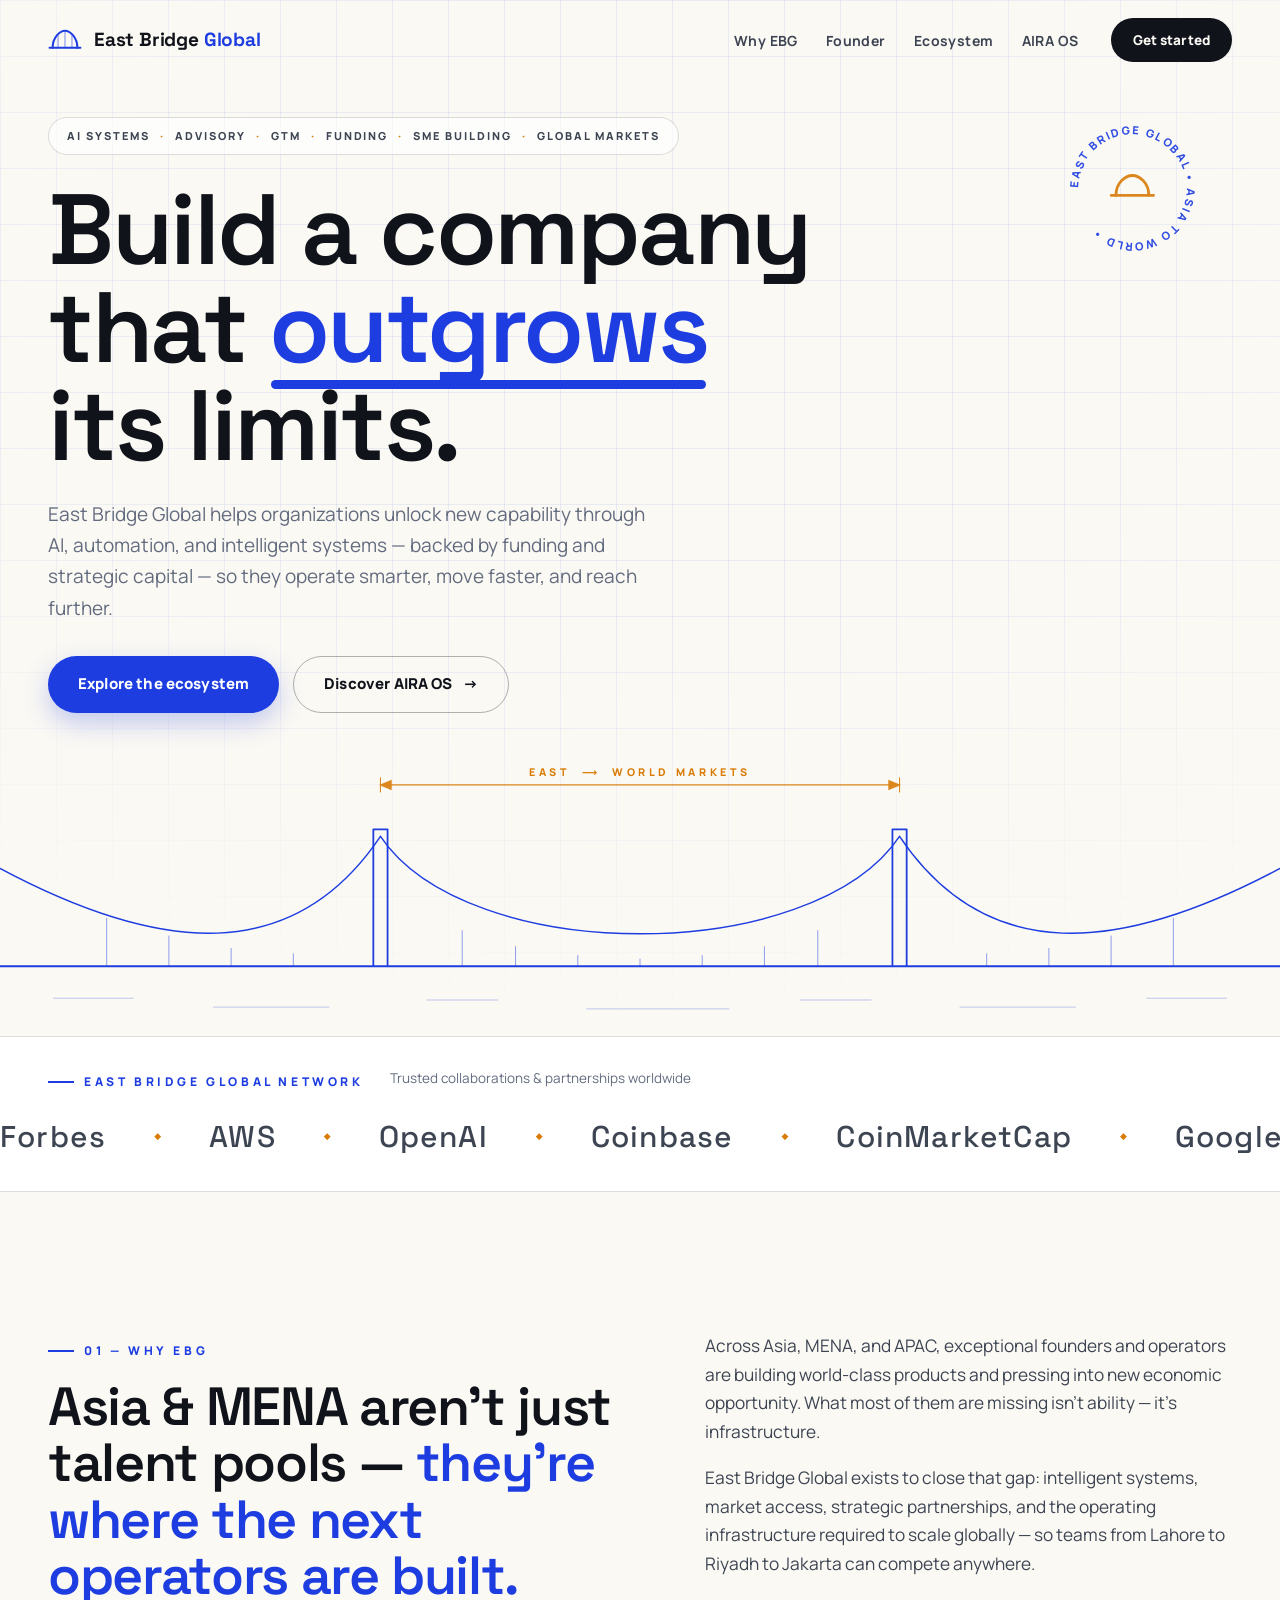
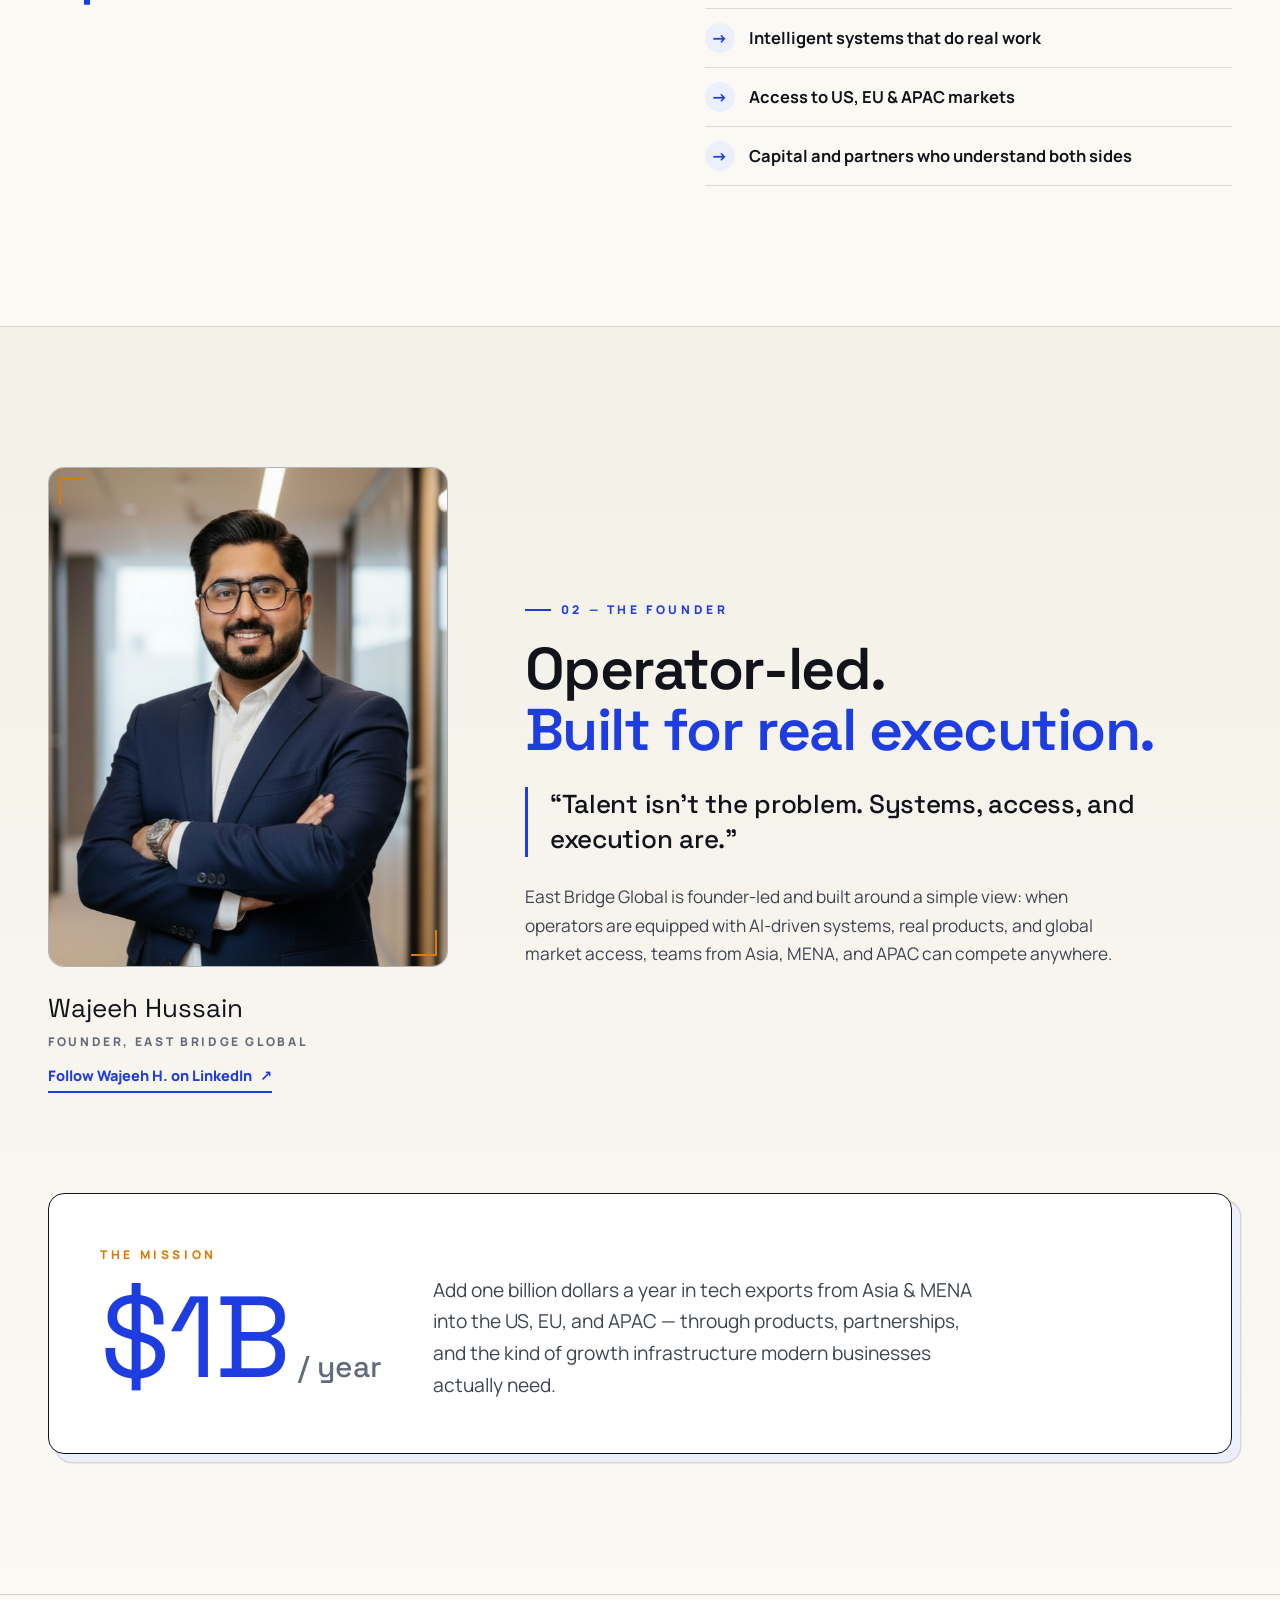
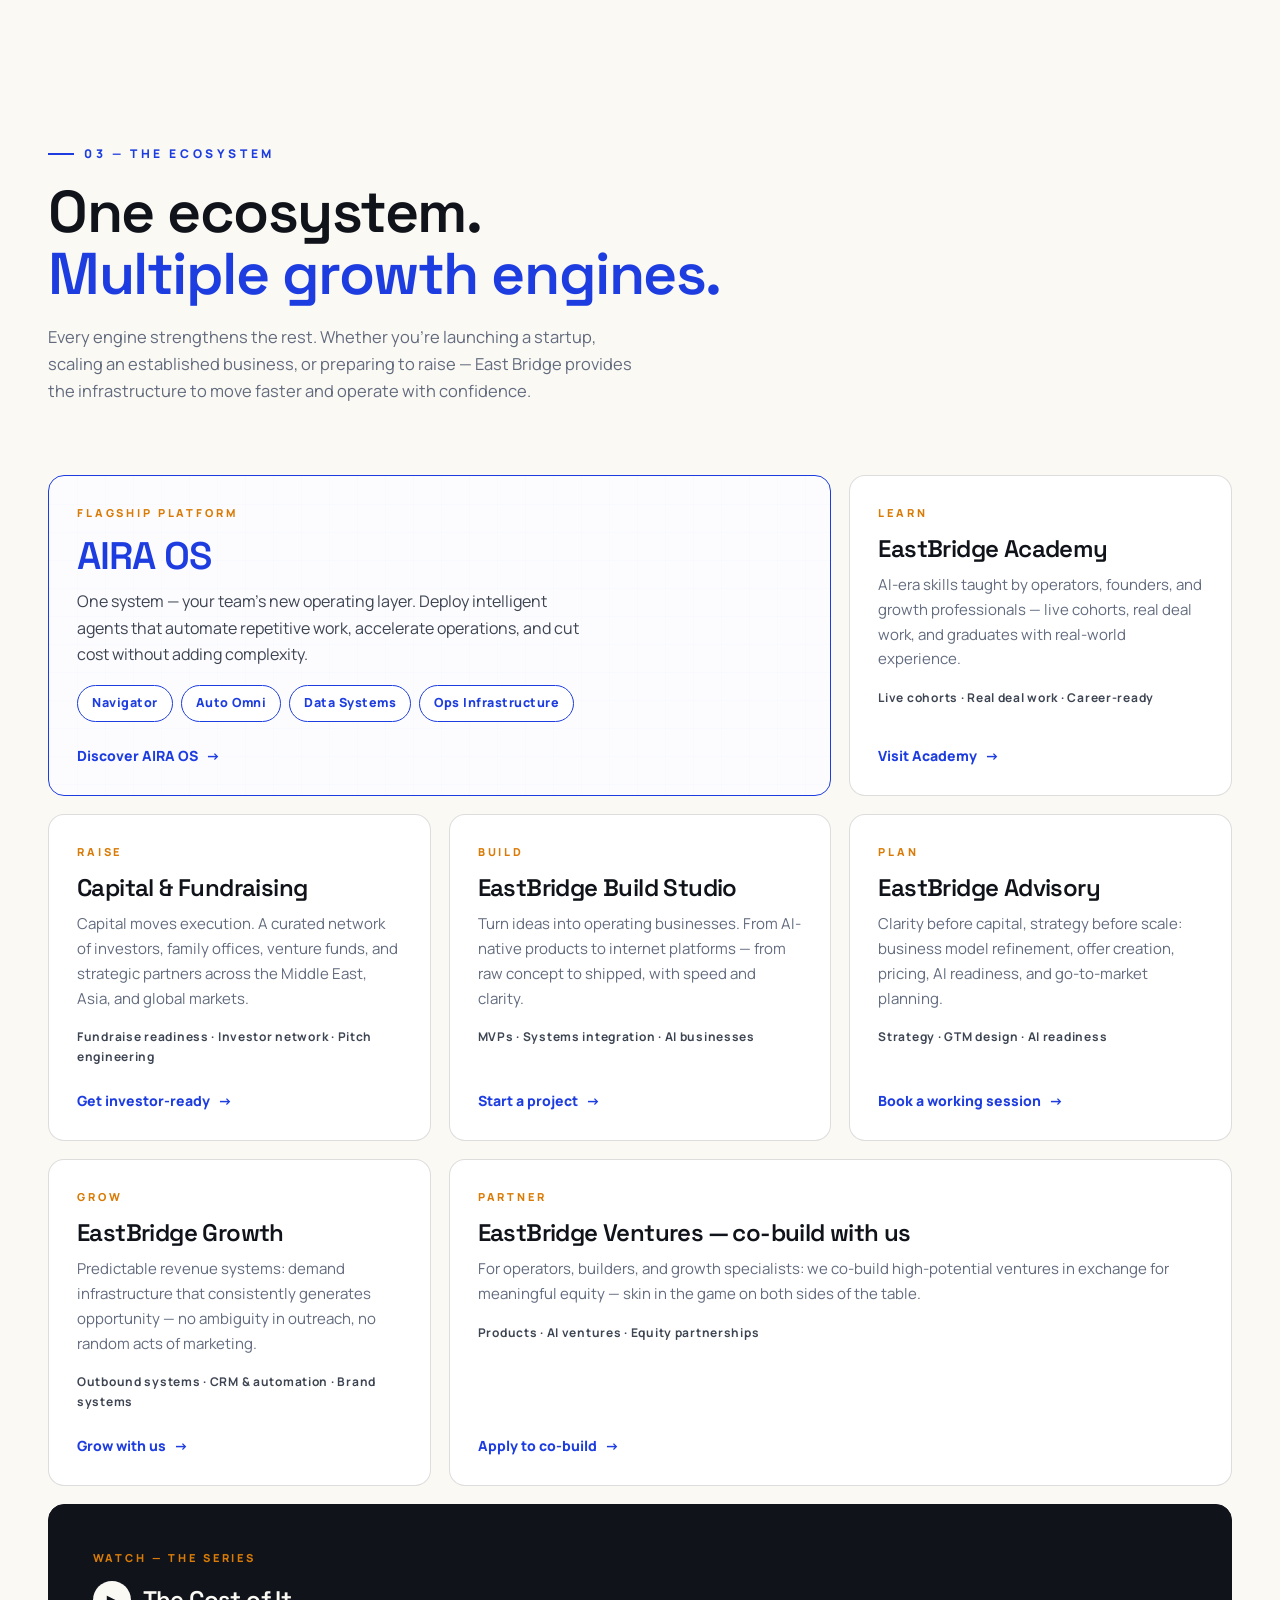
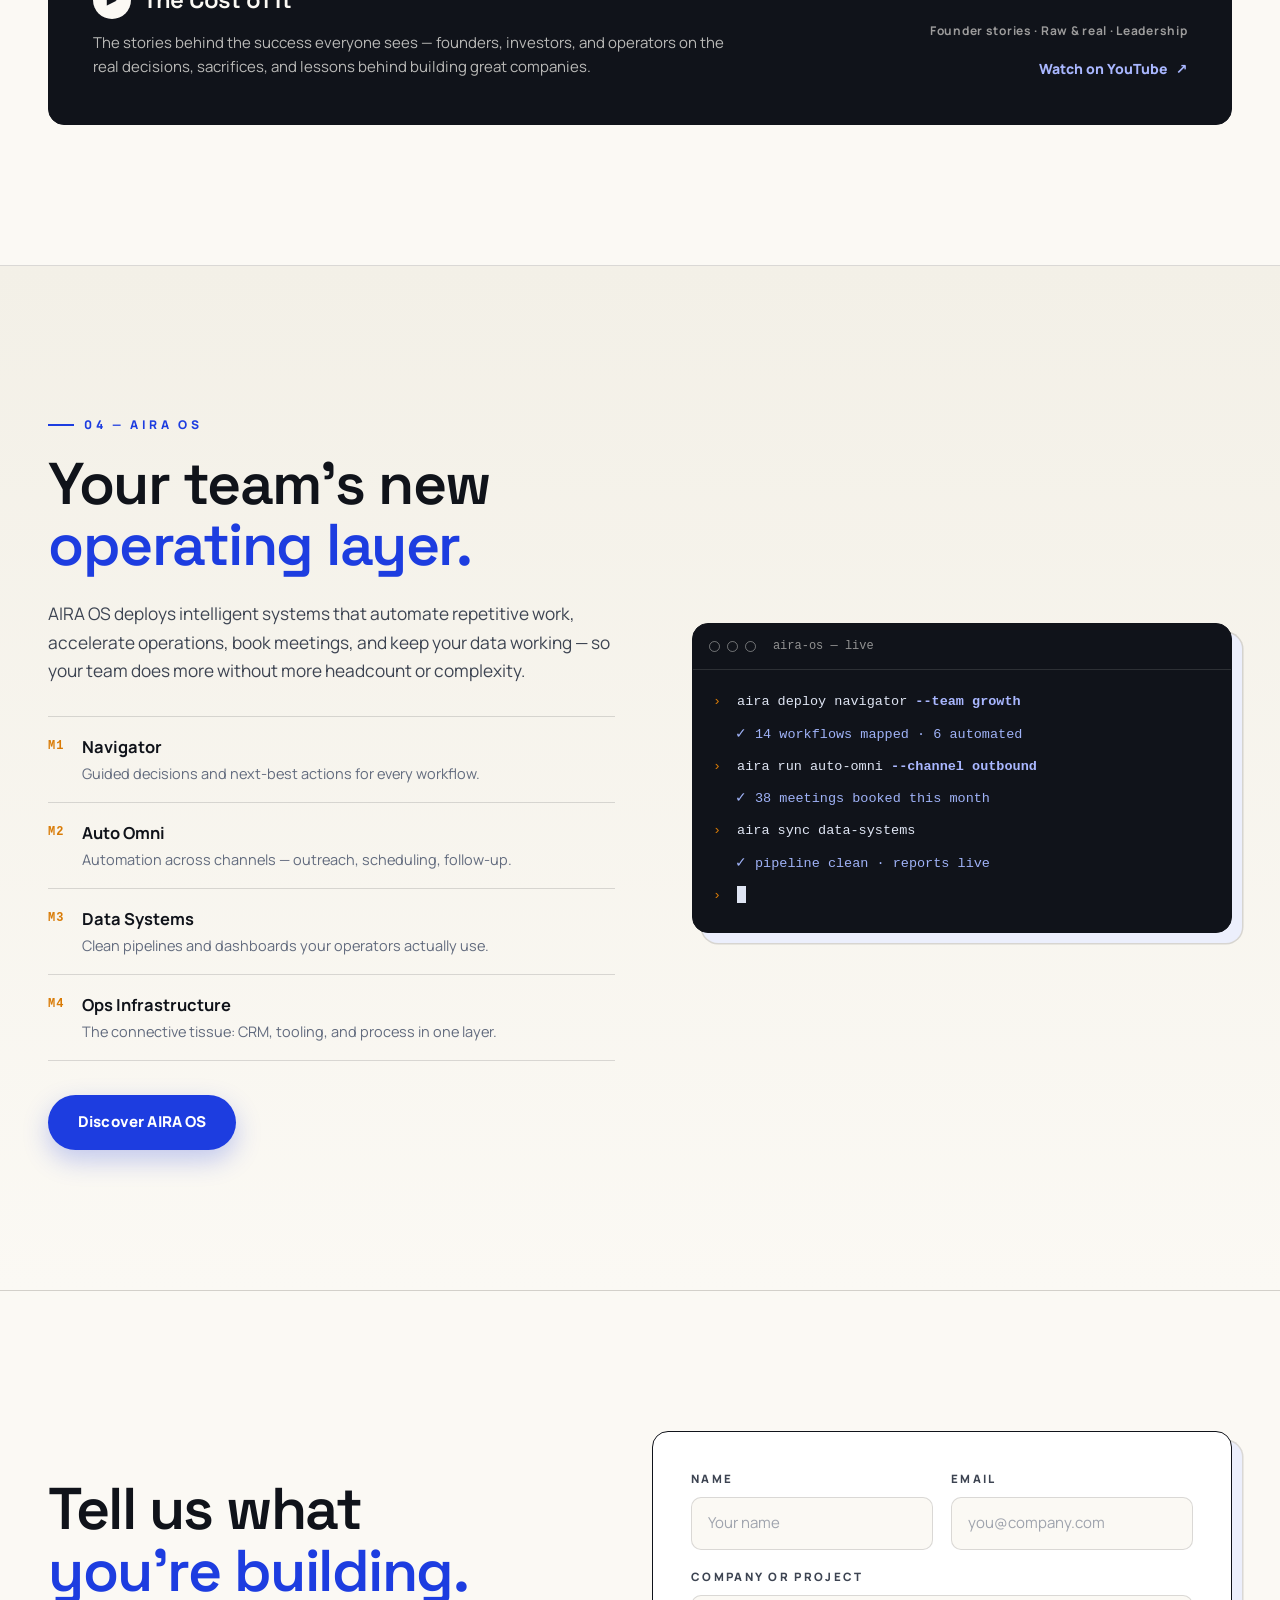
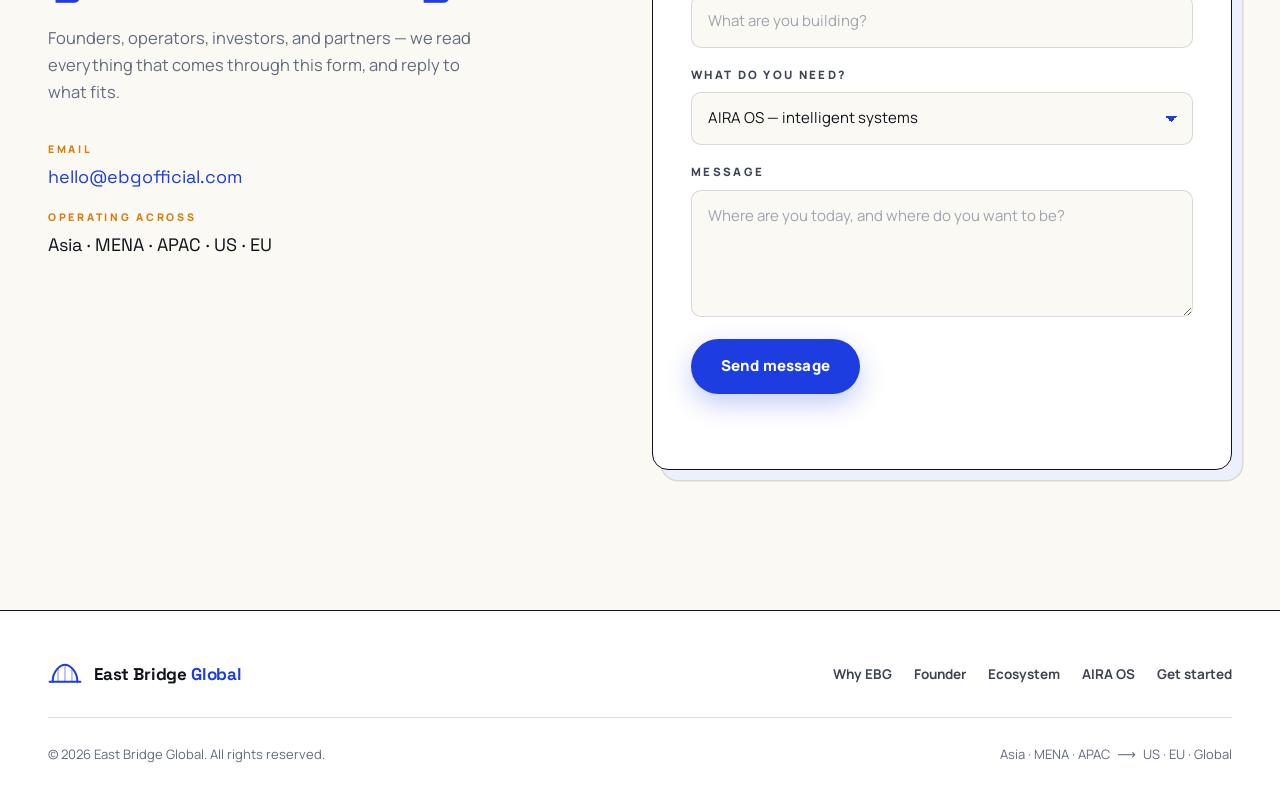
<file: index.html>
<!doctype html>
<html lang="en">
<head>
  <meta charset="utf-8">
  <meta name="viewport" content="width=device-width, initial-scale=1">
  <title>East Bridge Global — Build a Company That Outgrows Its Limits</title>
  <meta name="description" content="East Bridge Global helps organizations unlock new capability through AI, automation, and intelligent systems — backed by funding and strategic capital — connecting Asia, MENA &amp; APAC operators to US, EU, and global markets.">
  <link rel="canonical" href="https://ebgofficial.com/">
  <meta name="theme-color" content="#fbf9f4">

  <meta property="og:type" content="website">
  <meta property="og:site_name" content="East Bridge Global">
  <meta property="og:title" content="East Bridge Global — Build a company that outgrows its limits">
  <meta property="og:description" content="AI systems, advisory, capital, and global market access for operators from Asia, MENA &amp; APAC. One ecosystem, multiple growth engines.">
  <meta property="og:url" content="https://ebgofficial.com/">
  <meta property="og:image" content="https://ebgofficial.com/assets/img/og.png">
  <meta name="twitter:card" content="summary_large_image">
  <meta name="twitter:title" content="East Bridge Global — Build a company that outgrows its limits">
  <meta name="twitter:description" content="One ecosystem, multiple growth engines: AIRA OS, Academy, Capital, Build Studio, Advisory, Growth, Ventures.">
  <meta name="twitter:image" content="https://ebgofficial.com/assets/img/og.png">

  <link rel="icon" href="assets/img/favicon.svg" type="image/svg+xml">

  <link rel="preconnect" href="https://fonts.googleapis.com">
  <link rel="preconnect" href="https://fonts.gstatic.com" crossorigin>
  <link href="https://fonts.googleapis.com/css2?family=Space+Grotesk:wght@500;600;700&family=Manrope:wght@400;500;600;700;800&display=swap" rel="stylesheet">

  <link rel="stylesheet" href="assets/css/styles.css">

  <script type="application/ld+json">
  {
    "@context": "https://schema.org",
    "@type": "Organization",
    "name": "East Bridge Global",
    "alternateName": "EBG",
    "url": "https://ebgofficial.com/",
    "description": "East Bridge Global helps organizations unlock new capability through AI, automation, and intelligent systems — backed by funding and strategic capital — connecting Asia, MENA & APAC operators to US, EU, and global markets.",
    "founder": { "@type": "Person", "name": "Wajeeh Hussain" }
  }
  </script>
</head>
<body>

  <a class="skip-link" href="#main">Skip to content</a>

  <!-- ================= NAV ================= -->
  <header class="nav" id="top">
    <div class="nav__inner container">
      <a class="brand" href="#top" aria-label="East Bridge Global — home">
        <svg class="brand__mark" viewBox="0 0 44 44" fill="none" aria-hidden="true">
          <path d="M6 32 C6 18 16 10 22 10 C28 10 38 18 38 32" stroke="currentColor" stroke-width="2.6" stroke-linecap="round"/>
          <path d="M2 32 H42" stroke="currentColor" stroke-width="2.6" stroke-linecap="round"/>
          <path d="M22 10 V32 M13 15.5 V32 M31 15.5 V32" stroke="currentColor" stroke-width="1.5" stroke-linecap="round" opacity=".5"/>
        </svg>
        <span class="brand__text">East Bridge <em>Global</em></span>
      </a>

      <nav class="nav__links" aria-label="Primary">
        <a href="#why">Why EBG</a>
        <a href="#founder">Founder</a>
        <a href="#ecosystem">Ecosystem</a>
        <a href="#aira">AIRA OS</a>
      </nav>

      <a class="btn btn--ink nav__cta" href="#contact">Get started</a>

      <button class="nav__toggle" type="button" aria-expanded="false" aria-controls="mobile-menu" aria-label="Open menu">
        <span></span><span></span>
      </button>
    </div>
  </header>

  <!-- Mobile menu -->
  <div class="menu" id="mobile-menu" hidden>
    <nav class="menu__links" aria-label="Mobile">
      <a href="#why"><small>01</small>Why EBG</a>
      <a href="#founder"><small>02</small>Founder</a>
      <a href="#ecosystem"><small>03</small>Ecosystem</a>
      <a href="#aira"><small>04</small>AIRA OS</a>
      <a href="#contact"><small>05</small>Get started</a>
    </nav>
    <p class="menu__foot">Asia · MENA · APAC&ensp;⟶&ensp;US · EU · Global</p>
  </div>

  <main id="main">

    <!-- ================= HERO ================= -->
    <section class="hero">
      <div class="hero__grid" aria-hidden="true"></div>

      <!-- Rotating stamp -->
      <div class="stamp" aria-hidden="true">
        <svg viewBox="0 0 120 120">
          <defs>
            <path id="stamp-circle" d="M60,60 m-46,0 a46,46 0 1,1 92,0 a46,46 0 1,1 -92,0"/>
          </defs>
          <text class="stamp__text">
            <textPath href="#stamp-circle">EAST BRIDGE GLOBAL&#160;•&#160;ASIA TO WORLD&#160;•&#160;</textPath>
          </text>
          <g class="stamp__glyph">
            <path d="M46 66 C46 55 54 49 60 49 C66 49 74 55 74 66" stroke="currentColor" stroke-width="2.4" fill="none" stroke-linecap="round"/>
            <path d="M42 66 H78" stroke="currentColor" stroke-width="2.4" stroke-linecap="round"/>
          </g>
        </svg>
      </div>

      <div class="container hero__content">
        <p class="hero__badge reveal">
          <span>AI systems</span><i>·</i><span>Advisory</span><i>·</i><span>GTM</span><i>·</i><span>Funding</span><i>·</i><span>SME building</span><i>·</i><span>Global markets</span>
        </p>
        <h1 class="hero__title reveal d1">
          Build a company<br>
          that <em class="u-draw">outgrows</em><br>
          its limits.
        </h1>
        <p class="hero__sub reveal d2">
          East Bridge Global helps organizations unlock new capability through
          AI, automation, and intelligent systems — backed by funding and
          strategic capital — so they operate smarter, move faster, and reach
          further.
        </p>
        <div class="hero__actions reveal d3">
          <a class="btn btn--cobalt" href="#ecosystem">Explore the ecosystem</a>
          <a class="btn btn--outline" href="#aira">Discover AIRA OS<span class="btn__arrow" aria-hidden="true">→</span></a>
        </div>
      </div>

      <!-- Blueprint bridge drawing -->
      <div class="hero__blueprint" aria-hidden="true">
        <svg viewBox="0 0 1440 330" preserveAspectRatio="xMidYMax meet" fill="none">
          <!-- deck -->
          <path class="bp bp-deck" d="M0 250 H1440"/>
          <!-- towers -->
          <path class="bp bp-tower" d="M420 250 V96 M436 250 V96 M420 96 H436"/>
          <path class="bp bp-tower" d="M1004 250 V96 M1020 250 V96 M1004 96 H1020"/>
          <!-- main cables -->
          <path class="bp bp-cable" d="M0 140 C 180 236, 330 250, 428 104 C 526 250, 914 250, 1012 104 C 1110 250, 1260 236, 1440 140"/>
          <!-- hangers -->
          <g class="bp bp-hangers">
            <path d="M120 196 V250"/><path d="M190 216 V250"/><path d="M260 230 V250"/><path d="M330 236 V250"/>
            <path d="M520 210 V250"/><path d="M580 228 V250"/><path d="M650 238 V250"/><path d="M720 242 V250"/>
            <path d="M790 238 V250"/><path d="M860 228 V250"/><path d="M920 210 V250"/>
            <path d="M1110 236 V250"/><path d="M1180 230 V250"/><path d="M1250 216 V250"/><path d="M1320 196 V250"/>
          </g>
          <!-- water ticks -->
          <g class="bp bp-water">
            <path d="M60 286 H150"/><path d="M240 296 H370"/><path d="M480 288 H560"/>
            <path d="M660 298 H820"/><path d="M900 288 H980"/><path d="M1080 296 H1210"/><path d="M1290 286 H1380"/>
          </g>
          <!-- dimension line -->
          <g class="bp bp-dim">
            <path d="M428 46 H1012"/>
            <path d="M428 38 V54 M1012 38 V54"/>
            <path d="M428 46 l12 -5 v10 z" fill="currentColor" stroke="none"/>
            <path d="M1012 46 l-12 -5 v10 z" fill="currentColor" stroke="none"/>
          </g>
          <text class="bp-label" x="720" y="36" text-anchor="middle">EAST&#160;&#160;⟶&#160;&#160;WORLD MARKETS</text>
        </svg>
      </div>
    </section>

    <!-- ================= NETWORK ================= -->
    <section class="network" aria-label="East Bridge Global network">
      <div class="container network__head reveal">
        <p class="eyebrow">East Bridge Global Network</p>
        <p class="network__sub">Trusted collaborations &amp; partnerships worldwide</p>
      </div>
      <div class="network__marquee" aria-hidden="true">
        <div class="network__track">
          <span>Forbes</span><i>◆</i><span>AWS</span><i>◆</i><span>OpenAI</span><i>◆</i><span>Coinbase</span><i>◆</i><span>CoinMarketCap</span><i>◆</i><span>Google Partner</span><i>◆</i>
          <span>Forbes</span><i>◆</i><span>AWS</span><i>◆</i><span>OpenAI</span><i>◆</i><span>Coinbase</span><i>◆</i><span>CoinMarketCap</span><i>◆</i><span>Google Partner</span><i>◆</i>
        </div>
      </div>
    </section>

    <!-- ================= WHY ================= -->
    <section class="section" id="why">
      <div class="container why">
        <div class="why__left reveal">
          <p class="eyebrow">01 — Why EBG</p>
          <h2 class="h2">
            Asia &amp; MENA aren't just talent pools — <em>they're where the next
            operators are built.</em>
          </h2>
        </div>
        <div class="why__right">
          <p class="reveal d1">
            Across Asia, MENA, and APAC, exceptional founders and operators are
            building world-class products and pressing into new economic
            opportunity. What most of them are missing isn't ability — it's
            infrastructure.
          </p>
          <p class="reveal d2">
            East Bridge Global exists to close that gap: intelligent systems,
            market access, strategic partnerships, and the operating
            infrastructure required to scale globally — so teams from Lahore to
            Riyadh to Jakarta can compete anywhere.
          </p>
          <ul class="why__list reveal d3">
            <li><span class="tick" aria-hidden="true">→</span>Intelligent systems that do real work</li>
            <li><span class="tick" aria-hidden="true">→</span>Access to US, EU &amp; APAC markets</li>
            <li><span class="tick" aria-hidden="true">→</span>Capital and partners who understand both sides</li>
          </ul>
        </div>
      </div>
    </section>

    <!-- ================= FOUNDER ================= -->
    <section class="section section--tint" id="founder">
      <div class="container founder">
        <figure class="founder__card reveal">
          <div class="founder__frame">
            <img src="assets/img/founder.jpg" alt="Wajeeh Hussain, founder of East Bridge Global" onerror="this.closest('.founder__frame').classList.add('no-photo'); this.remove();">
            <div class="founder__monogram" aria-hidden="true"><span>WH</span></div>
            <span class="founder__corner founder__corner--tl" aria-hidden="true"></span>
            <span class="founder__corner founder__corner--br" aria-hidden="true"></span>
          </div>
          <figcaption>
            <p class="founder__name">Wajeeh Hussain</p>
            <p class="founder__role">Founder, East Bridge Global</p>
            <a class="link-line" href="https://www.linkedin.com/in/wajeehulhussain" target="_blank" rel="noopener">Follow Wajeeh H. on LinkedIn<span aria-hidden="true">↗</span></a>
          </figcaption>
        </figure>

        <div class="founder__text">
          <p class="eyebrow reveal">02 — The founder</p>
          <h2 class="h2 reveal d1">Operator-led.<br><em>Built for real execution.</em></h2>
          <blockquote class="founder__quote reveal d2">
            “Talent isn't the problem. Systems, access, and execution are.”
          </blockquote>
          <p class="reveal d3">
            East Bridge Global is founder-led and built around a simple view:
            when operators are equipped with AI-driven systems, real products,
            and global market access, teams from Asia, MENA, and APAC can
            compete anywhere.
          </p>
        </div>
      </div>

      <div class="container mission reveal">
        <p class="mission__label">The mission</p>
        <p class="mission__stat"><span class="mission__num">$1B</span><span class="mission__per">/ year</span></p>
        <p class="mission__copy">
          Add one billion dollars a year in tech exports from Asia &amp; MENA into
          the US, EU, and APAC — through products, partnerships, and the kind of
          growth infrastructure modern businesses actually need.
        </p>
      </div>
    </section>

    <!-- ================= ECOSYSTEM ================= -->
    <section class="section" id="ecosystem">
      <div class="container">
        <div class="section__head reveal">
          <p class="eyebrow">03 — The ecosystem</p>
          <h2 class="h2">One ecosystem.<br><em>Multiple growth engines.</em></h2>
          <p class="section__lede">
            Every engine strengthens the rest. Whether you're launching a
            startup, scaling an established business, or preparing to raise —
            East Bridge provides the infrastructure to move faster and operate
            with confidence.
          </p>
        </div>

        <div class="bento">
          <!-- AIRA OS — featured -->
          <a class="card card--feature reveal" href="#aira">
            <p class="card__kicker">Flagship platform</p>
            <h3 class="card__title">AIRA OS</h3>
            <p class="card__desc">
              One system — your team's new operating layer. Deploy intelligent
              agents that automate repetitive work, accelerate operations, and
              cut cost without adding complexity.
            </p>
            <ul class="card__modules" aria-label="AIRA OS modules">
              <li>Navigator</li><li>Auto Omni</li><li>Data Systems</li><li>Ops Infrastructure</li>
            </ul>
            <span class="card__cta">Discover AIRA OS<span aria-hidden="true">→</span></span>
          </a>

          <a class="card reveal d1" href="#contact">
            <p class="card__kicker">Learn</p>
            <h3 class="card__title">EastBridge Academy</h3>
            <p class="card__desc">
              AI-era skills taught by operators, founders, and growth
              professionals — live cohorts, real deal work, and graduates with
              real-world experience.
            </p>
            <p class="card__tags">Live cohorts · Real deal work · Career-ready</p>
            <span class="card__cta">Visit Academy<span aria-hidden="true">→</span></span>
          </a>

          <a class="card reveal" href="#contact">
            <p class="card__kicker">Raise</p>
            <h3 class="card__title">Capital &amp; Fundraising</h3>
            <p class="card__desc">
              Capital moves execution. A curated network of investors, family
              offices, venture funds, and strategic partners across the Middle
              East, Asia, and global markets.
            </p>
            <p class="card__tags">Fundraise readiness · Investor network · Pitch engineering</p>
            <span class="card__cta">Get investor-ready<span aria-hidden="true">→</span></span>
          </a>

          <a class="card reveal d1" href="#contact">
            <p class="card__kicker">Build</p>
            <h3 class="card__title">EastBridge Build Studio</h3>
            <p class="card__desc">
              Turn ideas into operating businesses. From AI-native products to
              internet platforms — from raw concept to shipped, with speed and
              clarity.
            </p>
            <p class="card__tags">MVPs · Systems integration · AI businesses</p>
            <span class="card__cta">Start a project<span aria-hidden="true">→</span></span>
          </a>

          <a class="card reveal d2" href="#contact">
            <p class="card__kicker">Plan</p>
            <h3 class="card__title">EastBridge Advisory</h3>
            <p class="card__desc">
              Clarity before capital, strategy before scale: business model
              refinement, offer creation, pricing, AI readiness, and
              go-to-market planning.
            </p>
            <p class="card__tags">Strategy · GTM design · AI readiness</p>
            <span class="card__cta">Book a working session<span aria-hidden="true">→</span></span>
          </a>

          <a class="card reveal" href="#contact">
            <p class="card__kicker">Grow</p>
            <h3 class="card__title">EastBridge Growth</h3>
            <p class="card__desc">
              Predictable revenue systems: demand infrastructure that
              consistently generates opportunity — no ambiguity in outreach, no
              random acts of marketing.
            </p>
            <p class="card__tags">Outbound systems · CRM &amp; automation · Brand systems</p>
            <span class="card__cta">Grow with us<span aria-hidden="true">→</span></span>
          </a>

          <a class="card card--wide reveal d1" href="#contact">
            <p class="card__kicker">Partner</p>
            <h3 class="card__title">EastBridge Ventures — co-build with us</h3>
            <p class="card__desc">
              For operators, builders, and growth specialists: we co-build
              high-potential ventures in exchange for meaningful equity — skin
              in the game on both sides of the table.
            </p>
            <p class="card__tags">Products · AI ventures · Equity partnerships</p>
            <span class="card__cta">Apply to co-build<span aria-hidden="true">→</span></span>
          </a>

          <a class="card card--ink card--full reveal d2" href="https://www.youtube.com/@EastBridgeGlobal" target="_blank" rel="noopener">
            <div class="card__full-main">
              <p class="card__kicker">Watch — the series</p>
              <h3 class="card__title"><span class="card__play" aria-hidden="true">▶</span>The Cost of It</h3>
              <p class="card__desc">
                The stories behind the success everyone sees — founders,
                investors, and operators on the real decisions, sacrifices, and
                lessons behind building great companies.
              </p>
            </div>
            <div class="card__full-side">
              <p class="card__tags">Founder stories · Raw &amp; real · Leadership</p>
              <span class="card__cta">Watch on YouTube<span aria-hidden="true">↗</span></span>
            </div>
          </a>
        </div>
      </div>
    </section>

    <!-- ================= AIRA OS ================= -->
    <section class="section section--tint" id="aira">
      <div class="container aira">
        <div class="aira__text">
          <p class="eyebrow reveal">04 — AIRA OS</p>
          <h2 class="h2 reveal d1">Your team's new<br><em>operating layer.</em></h2>
          <p class="reveal d2">
            AIRA OS deploys intelligent systems that automate repetitive work,
            accelerate operations, book meetings, and keep your data working —
            so your team does more without more headcount or complexity.
          </p>
          <ul class="aira__modules reveal d3">
            <li>
              <span class="aira__module-num">M1</span>
              <div><strong>Navigator</strong><p>Guided decisions and next-best actions for every workflow.</p></div>
            </li>
            <li>
              <span class="aira__module-num">M2</span>
              <div><strong>Auto Omni</strong><p>Automation across channels — outreach, scheduling, follow-up.</p></div>
            </li>
            <li>
              <span class="aira__module-num">M3</span>
              <div><strong>Data Systems</strong><p>Clean pipelines and dashboards your operators actually use.</p></div>
            </li>
            <li>
              <span class="aira__module-num">M4</span>
              <div><strong>Ops Infrastructure</strong><p>The connective tissue: CRM, tooling, and process in one layer.</p></div>
            </li>
          </ul>
          <div class="hero__actions reveal d4">
            <a class="btn btn--cobalt" href="#contact">Discover AIRA OS</a>
          </div>
        </div>

        <div class="aira__console reveal d2" aria-hidden="true">
          <div class="console">
            <div class="console__bar"><span></span><span></span><span></span><p>aira-os — live</p></div>
            <div class="console__body">
              <p class="console__line"><i>›</i> aira deploy navigator <b>--team growth</b></p>
              <p class="console__line ok">✓ 14 workflows mapped · 6 automated</p>
              <p class="console__line"><i>›</i> aira run auto-omni <b>--channel outbound</b></p>
              <p class="console__line ok">✓ 38 meetings booked this month</p>
              <p class="console__line"><i>›</i> aira sync data-systems</p>
              <p class="console__line ok">✓ pipeline clean · reports live</p>
              <p class="console__line cursor"><i>›</i> <span class="caret"></span></p>
            </div>
          </div>
        </div>
      </div>
    </section>

    <!-- ================= CTA / CONTACT ================= -->
    <section class="section" id="contact">
      <div class="container contact">
        <div class="contact__info">
          <p class="eyebrow reveal">05 — Get started</p>
          <h2 class="h2 reveal d1">Tell us what<br><em>you're building.</em></h2>
          <p class="contact__note reveal d2">
            Founders, operators, investors, and partners — we read everything
            that comes through this form, and reply to what fits.
          </p>
          <div class="contact__meta reveal d3">
            <p><small>Email</small><a href="mailto:hello@ebgofficial.com">hello@ebgofficial.com</a></p>
            <p><small>Operating across</small>Asia · MENA · APAC · US · EU</p>
          </div>
        </div>

        <form class="form reveal d2" id="contact-form" action="mailto:hello@ebgofficial.com" method="post">
          <div class="form__row">
            <div class="field">
              <label for="f-name">Name</label>
              <input id="f-name" name="name" type="text" autocomplete="name" required placeholder="Your name">
            </div>
            <div class="field">
              <label for="f-email">Email</label>
              <input id="f-email" name="email" type="email" autocomplete="email" required placeholder="you@company.com">
            </div>
          </div>
          <div class="field">
            <label for="f-company">Company or project</label>
            <input id="f-company" name="company" type="text" autocomplete="organization" placeholder="What are you building?">
          </div>
          <div class="field">
            <label for="f-intent">What do you need?</label>
            <select id="f-intent" name="intent">
              <option value="AIRA OS">AIRA OS — intelligent systems</option>
              <option value="Capital and fundraising">Capital &amp; fundraising</option>
              <option value="Build Studio">Build Studio — ship a product</option>
              <option value="Advisory">Advisory — strategy &amp; GTM</option>
              <option value="Growth">Growth — revenue systems</option>
              <option value="Academy">Academy — learn with us</option>
              <option value="Co-build a venture">Co-build a venture</option>
              <option value="Something else">Something else</option>
            </select>
          </div>
          <div class="field">
            <label for="f-msg">Message</label>
            <textarea id="f-msg" name="message" rows="4" required placeholder="Where are you today, and where do you want to be?"></textarea>
          </div>
          <button class="btn btn--cobalt form__submit" type="submit">Send message</button>
          <p class="form__hint" id="form-hint" role="status"></p>
        </form>
      </div>
    </section>

  </main>

  <!-- ================= FOOTER ================= -->
  <footer class="footer">
    <div class="container footer__inner">
      <a class="brand brand--footer" href="#top" aria-label="Back to top">
        <svg class="brand__mark" viewBox="0 0 44 44" fill="none" aria-hidden="true">
          <path d="M6 32 C6 18 16 10 22 10 C28 10 38 18 38 32" stroke="currentColor" stroke-width="2.6" stroke-linecap="round"/>
          <path d="M2 32 H42" stroke="currentColor" stroke-width="2.6" stroke-linecap="round"/>
          <path d="M22 10 V32 M13 15.5 V32 M31 15.5 V32" stroke="currentColor" stroke-width="1.5" stroke-linecap="round" opacity=".5"/>
        </svg>
        <span class="brand__text">East Bridge <em>Global</em></span>
      </a>

      <nav class="footer__links" aria-label="Footer">
        <a href="#why">Why EBG</a>
        <a href="#founder">Founder</a>
        <a href="#ecosystem">Ecosystem</a>
        <a href="#aira">AIRA OS</a>
        <a href="#contact">Get started</a>
      </nav>

      <div class="footer__meta">
        <p>© <span id="year">2026</span> East Bridge Global. All rights reserved.</p>
        <p>Asia · MENA · APAC&ensp;⟶&ensp;US · EU · Global</p>
      </div>
    </div>
  </footer>

  <script src="assets/js/main.js" defer></script>
</body>
</html>
</file>
<file: assets/css/styles.css>
/* ============================================================
   East Bridge Global — ebgofficial.com
   "The Blueprint": cobalt ink on warm paper.
   Light-first and color-blind-safe: blue/orange axis only,
   meaning never carried by color alone, high luminance contrast.
   ============================================================ */

:root {
  --paper: #fbf9f4;
  --paper-2: #f3f0e7;
  --paper-3: #ebe7da;

  --ink: #10131a;
  --ink-soft: #3d4452;
  --muted: #626b7e;

  --cobalt: #1d3de0;
  --cobalt-deep: #14259b;
  --cobalt-wash: #eceffc;

  --amber: #d97b06; /* decorative secondary only */

  --hairline: rgba(16, 19, 26, 0.14);
  --hairline-strong: rgba(16, 19, 26, 0.32);
  --gridline: rgba(29, 61, 224, 0.08);

  --font-display: "Space Grotesk", "Manrope", "Segoe UI", system-ui, -apple-system, sans-serif;
  --font-body: "Manrope", "Avenir Next", "Segoe UI", system-ui, -apple-system, sans-serif;
  --font-mono: "SF Mono", ui-monospace, "Cascadia Code", Menlo, Consolas, monospace;

  --container: 1200px;
  --gutter: clamp(20px, 4vw, 48px);
  --section-pad: clamp(84px, 11vw, 140px);
  --radius: 16px;

  --ease-out: cubic-bezier(0.16, 1, 0.3, 1);
}

/* ---------- Reset ---------- */
*, *::before, *::after { box-sizing: border-box; }
* { margin: 0; }
html { scroll-behavior: smooth; }
body {
  font-family: var(--font-body);
  font-size: 16.5px;
  line-height: 1.65;
  color: var(--ink);
  background: var(--paper);
  -webkit-font-smoothing: antialiased;
  text-rendering: optimizeLegibility;
  overflow-x: hidden;
}
img, svg { display: block; max-width: 100%; }
a { color: inherit; text-decoration: none; }
button { font: inherit; color: inherit; background: none; border: 0; cursor: pointer; }
::selection { background: var(--cobalt); color: var(--paper); }

h1, h2, h3 {
  font-family: var(--font-display);
  font-weight: 600;
  line-height: 1.05;
  letter-spacing: -0.025em;
}
h1 em, h2 em, h3 em { font-style: normal; font-weight: 600; }

.container {
  width: min(var(--container), 100% - 2 * var(--gutter));
  margin-inline: auto;
}

.skip-link {
  position: fixed; top: -60px; left: 16px; z-index: 200;
  padding: 10px 18px; border-radius: 8px;
  background: var(--ink); color: var(--paper); font-weight: 700;
  transition: top 0.2s var(--ease-out);
}
.skip-link:focus { top: 12px; }

:is(a, button, input, select, textarea):focus-visible {
  outline: 2.5px solid var(--cobalt);
  outline-offset: 3px;
  border-radius: 4px;
}

/* ---------- Labels ---------- */
.eyebrow {
  display: inline-flex;
  align-items: center;
  gap: 10px;
  font-size: 12px;
  font-weight: 800;
  letter-spacing: 0.3em;
  text-transform: uppercase;
  color: var(--cobalt);
}
.eyebrow::before {
  content: "";
  width: 26px;
  height: 2px;
  background: var(--cobalt);
}

.h2 { font-size: clamp(34px, 4.6vw, 60px); margin-top: 18px; }
.h2 em { color: var(--cobalt); }

.section__lede {
  max-width: 60ch;
  margin-top: 18px;
  color: var(--muted);
}

/* ---------- Buttons ---------- */
.btn {
  display: inline-flex;
  align-items: center;
  gap: 10px;
  padding: 15px 30px;
  border-radius: 999px;
  font-weight: 800;
  font-size: 15px;
  letter-spacing: 0.01em;
  transition: transform 0.35s var(--ease-out), box-shadow 0.35s var(--ease-out),
              background-color 0.35s var(--ease-out), color 0.35s var(--ease-out),
              border-color 0.35s var(--ease-out);
}
.btn:hover { transform: translateY(-2px); }
.btn:active { transform: translateY(0); }

.btn--cobalt {
  background: var(--cobalt);
  color: #fff;
  box-shadow: 0 10px 26px rgba(29, 61, 224, 0.26);
}
.btn--cobalt:hover { background: var(--cobalt-deep); box-shadow: 0 14px 34px rgba(29, 61, 224, 0.34); }

.btn--ink { background: var(--ink); color: var(--paper); }
.btn--ink:hover { background: #232936; }

.btn--outline {
  border: 1.5px solid var(--hairline-strong);
  color: var(--ink);
  background: transparent;
}
.btn--outline:hover { border-color: var(--cobalt); color: var(--cobalt); }
.btn__arrow { transition: transform 0.35s var(--ease-out); }
.btn--outline:hover .btn__arrow { transform: translateX(4px); }

.link-line {
  display: inline-flex;
  align-items: center;
  gap: 8px;
  font-weight: 800;
  font-size: 14.5px;
  color: var(--cobalt);
  border-bottom: 2px solid currentColor;
  padding-bottom: 3px;
  transition: gap 0.3s var(--ease-out), color 0.3s var(--ease-out);
}
.link-line:hover { gap: 14px; color: var(--cobalt-deep); }

/* ============================================================
   NAV
   ============================================================ */
.nav {
  position: fixed;
  inset: 0 0 auto 0;
  z-index: 100;
  transition: background-color 0.4s ease, box-shadow 0.4s ease,
              backdrop-filter 0.4s ease;
}
.nav.is-scrolled {
  background: rgba(251, 249, 244, 0.86);
  -webkit-backdrop-filter: blur(14px);
  backdrop-filter: blur(14px);
  box-shadow: 0 1px 0 var(--hairline);
}
.nav__inner {
  display: flex;
  align-items: center;
  gap: 32px;
  padding-block: 18px;
  transition: padding 0.4s var(--ease-out);
}
.nav.is-scrolled .nav__inner { padding-block: 12px; }

.brand { display: inline-flex; align-items: center; gap: 12px; color: var(--cobalt); }
.brand__mark { width: 34px; height: 34px; flex: none; }
.brand__text {
  font-family: var(--font-display);
  font-size: 19px;
  font-weight: 700;
  letter-spacing: -0.01em;
  color: var(--ink);
  white-space: nowrap;
}
.brand__text em { font-style: normal; font-weight: 700; color: var(--cobalt); }

.nav__links { display: flex; gap: 28px; margin-left: auto; }
.nav__links a {
  position: relative;
  font-size: 14px;
  font-weight: 700;
  letter-spacing: 0.03em;
  color: var(--ink-soft);
  transition: color 0.25s ease;
}
.nav__links a::after {
  content: "";
  position: absolute;
  left: 0; right: 100%; bottom: -6px;
  height: 2px;
  background: var(--cobalt);
  transition: right 0.3s var(--ease-out);
}
.nav__links a:hover { color: var(--cobalt); }
.nav__links a:hover::after { right: 0; }

.nav__cta { padding: 11px 22px; font-size: 13.5px; }

.nav__toggle {
  display: none;
  flex-direction: column;
  justify-content: center;
  gap: 6px;
  width: 44px; height: 44px;
  margin-left: auto;
}
.nav__toggle span {
  display: block;
  width: 26px; height: 2.5px;
  margin-inline: auto;
  background: var(--ink);
  transition: transform 0.35s var(--ease-out);
}
.nav__toggle[aria-expanded="true"] span:nth-child(1) { transform: translateY(4px) rotate(45deg); }
.nav__toggle[aria-expanded="true"] span:nth-child(2) { transform: translateY(-4.5px) rotate(-45deg); }

/* Mobile menu */
.menu {
  position: fixed;
  inset: 0;
  z-index: 90;
  display: flex;
  flex-direction: column;
  justify-content: center;
  padding: var(--gutter);
  background: rgba(251, 249, 244, 0.97);
  -webkit-backdrop-filter: blur(18px);
  backdrop-filter: blur(18px);
  opacity: 0;
  pointer-events: none;
  transition: opacity 0.35s ease;
}
.menu.is-open { opacity: 1; pointer-events: auto; }
.menu__links { display: grid; gap: 6px; }
.menu__links a {
  display: flex;
  align-items: baseline;
  gap: 18px;
  padding: 12px 4px;
  font-family: var(--font-display);
  font-size: clamp(30px, 8vw, 44px);
  color: var(--ink);
  border-bottom: 1px solid var(--hairline);
  transform: translateY(18px);
  opacity: 0;
  transition: transform 0.5s var(--ease-out), opacity 0.5s ease, color 0.3s;
}
.menu__links a:hover { color: var(--cobalt); }
.menu__links a small {
  font-family: var(--font-body);
  font-size: 12px;
  font-weight: 800;
  letter-spacing: 0.2em;
  color: var(--cobalt);
}
.menu.is-open .menu__links a { transform: translateY(0); opacity: 1; }
.menu.is-open .menu__links a:nth-child(1) { transition-delay: 0.05s; }
.menu.is-open .menu__links a:nth-child(2) { transition-delay: 0.1s; }
.menu.is-open .menu__links a:nth-child(3) { transition-delay: 0.15s; }
.menu.is-open .menu__links a:nth-child(4) { transition-delay: 0.2s; }
.menu.is-open .menu__links a:nth-child(5) { transition-delay: 0.25s; }
.menu__foot {
  margin-top: 34px;
  font-size: 13px;
  letter-spacing: 0.12em;
  color: var(--muted);
}

/* ============================================================
   HERO
   ============================================================ */
.hero {
  position: relative;
  min-height: 100svh;
  display: flex;
  flex-direction: column;
  justify-content: flex-start;
  padding-top: clamp(96px, 13vh, 132px);
  overflow: hidden;
}
.hero__grid {
  position: absolute;
  inset: 0;
  background-image:
    linear-gradient(var(--gridline) 1px, transparent 1px),
    linear-gradient(90deg, var(--gridline) 1px, transparent 1px);
  background-size: 56px 56px;
  -webkit-mask-image: radial-gradient(1200px 800px at 50% 30%, #000 40%, transparent 90%);
  mask-image: radial-gradient(1200px 800px at 50% 30%, #000 40%, transparent 90%);
  pointer-events: none;
}

.stamp {
  position: absolute;
  top: 118px;
  right: clamp(16px, 6vw, 90px);
  width: clamp(96px, 11vw, 150px);
  color: var(--cobalt);
  opacity: 0.9;
}
.stamp svg { overflow: visible; }
.stamp__text {
  font-family: var(--font-body);
  font-size: 9.5px;
  font-weight: 800;
  letter-spacing: 0.18em;
  fill: currentColor;
  transform-box: view-box;
  transform-origin: 50% 50%;
  animation: spin 26s linear infinite;
}
.stamp__glyph { color: var(--amber); }
.stamp__glyph path { stroke: currentColor; }
@keyframes spin { to { transform: rotate(360deg); } }

.hero__content { position: relative; }
.hero__badge {
  display: inline-flex;
  flex-wrap: wrap;
  align-items: center;
  gap: 10px;
  padding: 9px 18px;
  border: 1px solid var(--hairline);
  border-radius: 999px;
  background: rgba(255, 255, 255, 0.6);
  font-size: 11px;
  font-weight: 800;
  letter-spacing: 0.18em;
  text-transform: uppercase;
  color: var(--ink-soft);
}
.hero__badge i { font-style: normal; color: var(--amber); }

.hero__title {
  margin-top: 26px;
  font-size: clamp(46px, 7.8vw, 100px);
  line-height: 0.98;
}
.hero__title em { color: var(--cobalt); }

/* hand-drawn underline on the italic word */
.u-draw { position: relative; white-space: nowrap; }
.u-draw::after {
  content: "";
  position: absolute;
  left: 0.02em; right: 0.02em; bottom: 0.02em;
  height: 0.09em;
  background: currentColor;
  border-radius: 999px;
  transform: scaleX(0);
  transform-origin: left center;
  animation: underline-in 1s var(--ease-out) 1.15s forwards;
}
@keyframes underline-in { to { transform: scaleX(1); } }

.hero__sub {
  max-width: 620px;
  margin-top: 24px;
  font-size: clamp(16px, 1.5vw, 19px);
  color: var(--muted);
}
.hero__actions {
  display: flex;
  flex-wrap: wrap;
  gap: 14px;
  margin-top: 32px;
}

/* Blueprint bridge */
.hero__blueprint {
  position: relative;
  margin-top: clamp(18px, 3.5vh, 44px);
  margin-bottom: -2px;
  color: var(--cobalt);
}
.hero__blueprint svg { width: 100%; height: auto; }
.bp {
  stroke: currentColor;
  stroke-width: 1.6;
  stroke-linecap: round;
}
.bp-deck { stroke-width: 2.2; }
.bp-tower { stroke-width: 2; }
.bp-cable {
  stroke-dasharray: 3200;
  stroke-dashoffset: 3200;
  animation: bp-draw 3.4s var(--ease-out) 0.3s forwards;
}
.bp-hangers path { stroke-width: 1; opacity: 0.55; }
.bp-water path { stroke-width: 1; opacity: 0.3; }
.bp-dim { color: var(--amber); opacity: 0.9; }
.bp-dim path { stroke: currentColor; stroke-width: 1.2; }
.bp-label {
  font-family: var(--font-body);
  font-size: 12px;
  font-weight: 800;
  letter-spacing: 0.34em;
  fill: var(--amber);
}
@keyframes bp-draw { to { stroke-dashoffset: 0; } }

/* ============================================================
   NETWORK
   ============================================================ */
.network {
  border-block: 1px solid var(--hairline);
  background: #fff;
  padding-block: 30px;
}
.network__head {
  display: flex;
  flex-wrap: wrap;
  align-items: baseline;
  gap: 8px 26px;
  margin-bottom: 20px;
}
.network__sub { font-size: 13.5px; color: var(--muted); }
.network__marquee { overflow: hidden; }
.network__track {
  display: flex;
  align-items: center;
  gap: 48px;
  width: max-content;
  animation: marquee 34s linear infinite;
}
.network__track span {
  font-family: var(--font-display);
  font-size: clamp(20px, 2.4vw, 30px);
  font-weight: 500;
  letter-spacing: 0.04em;
  color: var(--ink-soft);
  white-space: nowrap;
}
.network__track i { font-style: normal; font-size: 9px; color: var(--amber); }
@keyframes marquee { to { transform: translateX(-50%); } }

/* ============================================================
   SECTIONS
   ============================================================ */
.section { padding-block: var(--section-pad); }
.section--tint {
  background:
    linear-gradient(180deg, var(--paper-2), var(--paper));
  border-block: 1px solid var(--hairline);
}
.section__head { margin-bottom: clamp(40px, 6vw, 70px); }

/* ============================================================
   WHY
   ============================================================ */
.why {
  display: grid;
  grid-template-columns: 1.1fr 1fr;
  gap: clamp(32px, 6vw, 90px);
  align-items: start;
}
.why__left .h2 { font-size: clamp(32px, 4.2vw, 56px); }
.why__right p { color: var(--ink-soft); font-size: clamp(16px, 1.35vw, 18px); }
.why__right p + p { margin-top: 18px; }
.why__list {
  list-style: none;
  padding: 0;
  margin-top: 30px;
  display: grid;
  gap: 0;
}
.why__list li {
  display: flex;
  align-items: center;
  gap: 14px;
  padding-block: 14px;
  font-weight: 700;
  border-top: 1px solid var(--hairline);
}
.why__list li:last-child { border-bottom: 1px solid var(--hairline); }
.tick {
  display: grid;
  place-items: center;
  width: 30px; height: 30px;
  flex: none;
  border-radius: 50%;
  background: var(--cobalt-wash);
  color: var(--cobalt);
  font-weight: 800;
}

/* ============================================================
   FOUNDER
   ============================================================ */
.founder {
  display: grid;
  grid-template-columns: 400px 1fr;
  gap: clamp(36px, 6vw, 90px);
  align-items: center;
}
.founder__card { display: grid; gap: 20px; }
.founder__frame {
  position: relative;
  aspect-ratio: 4 / 5;
  border: 1.5px solid var(--hairline-strong);
  border-radius: var(--radius);
  overflow: hidden;
  background:
    linear-gradient(var(--gridline) 1px, transparent 1px),
    linear-gradient(90deg, var(--gridline) 1px, transparent 1px),
    #fff;
  background-size: 28px 28px, 28px 28px, auto;
}
.founder__frame img {
  position: absolute;
  inset: 0;
  width: 100%;
  height: 100%;
  object-fit: cover;
}
.founder__monogram {
  position: absolute;
  inset: 0;
  display: none;
  place-items: center;
}
.founder__frame.no-photo .founder__monogram { display: grid; }
.founder__monogram span {
  font-family: var(--font-display);
  font-weight: 600;
  letter-spacing: -0.02em;
  font-size: 100px;
  color: var(--cobalt);
  opacity: 0.85;
}
.founder__corner {
  position: absolute;
  width: 26px; height: 26px;
  border: 2.5px solid var(--amber);
  pointer-events: none;
}
.founder__corner--tl { top: 10px; left: 10px; border-right: 0; border-bottom: 0; }
.founder__corner--br { bottom: 10px; right: 10px; border-left: 0; border-top: 0; }

.founder__name { font-family: var(--font-display); font-size: 26px; }
.founder__role {
  margin-top: 2px;
  font-size: 12px;
  font-weight: 800;
  letter-spacing: 0.22em;
  text-transform: uppercase;
  color: var(--muted);
}
.founder__card .link-line { margin-top: 12px; }

.founder__quote {
  margin-block: 26px;
  padding-left: 22px;
  border-left: 3px solid var(--cobalt);
  font-family: var(--font-display);
  font-weight: 500;
  font-size: clamp(20px, 2.1vw, 26px);
  line-height: 1.35;
  letter-spacing: -0.01em;
  color: var(--ink);
}
.founder__text > p:not(.eyebrow) {
  color: var(--ink-soft);
  max-width: 56ch;
  font-size: clamp(16px, 1.35vw, 18px);
}

/* Mission band */
.mission {
  margin-top: clamp(56px, 8vw, 100px);
  padding: clamp(30px, 4vw, 54px);
  border: 1.5px solid var(--ink);
  border-radius: var(--radius);
  background: #fff;
  display: grid;
  grid-template-columns: auto 1fr;
  grid-template-areas: "label label" "stat copy";
  gap: 10px clamp(28px, 4vw, 60px);
  align-items: center;
  box-shadow: 8px 8px 0 var(--cobalt-wash), 8px 8px 0 1.5px var(--hairline);
}
.mission__label {
  grid-area: label;
  font-size: 12px;
  font-weight: 800;
  letter-spacing: 0.3em;
  text-transform: uppercase;
  color: var(--amber);
}
.mission__stat { grid-area: stat; display: flex; align-items: baseline; gap: 10px; white-space: nowrap; }
.mission__num {
  font-family: var(--font-display);
  font-size: clamp(64px, 9vw, 128px);
  line-height: 1;
  color: var(--cobalt);
  letter-spacing: -0.02em;
}
.mission__per {
  font-family: var(--font-display);
  font-weight: 500;
  font-size: clamp(20px, 2.4vw, 30px);
  color: var(--muted);
}
.mission__copy {
  grid-area: copy;
  font-size: clamp(16px, 1.5vw, 20px);
  color: var(--ink-soft);
  max-width: 46ch;
}

/* ============================================================
   ECOSYSTEM — bento
   ============================================================ */
.bento {
  display: grid;
  grid-template-columns: repeat(3, 1fr);
  gap: 18px;
}
.card {
  position: relative;
  display: flex;
  flex-direction: column;
  padding: 28px;
  border: 1.5px solid var(--hairline);
  border-radius: var(--radius);
  background: #fff;
  transition: transform 0.4s var(--ease-out), box-shadow 0.4s var(--ease-out),
              border-color 0.4s var(--ease-out);
}
.card:hover {
  transform: translateY(-5px);
  border-color: var(--cobalt);
  box-shadow: 0 22px 44px rgba(16, 19, 26, 0.09);
}
.card__kicker {
  font-size: 11px;
  font-weight: 800;
  letter-spacing: 0.26em;
  text-transform: uppercase;
  color: var(--amber);
}
.card__title {
  margin-top: 14px;
  font-size: 24px;
  color: var(--ink);
}
.card__desc {
  margin-top: 12px;
  font-size: 15px;
  color: var(--muted);
}
.card__tags {
  margin-top: 16px;
  font-size: 12px;
  font-weight: 700;
  letter-spacing: 0.06em;
  color: var(--ink-soft);
}
.card__cta {
  display: inline-flex;
  align-items: center;
  gap: 8px;
  margin-top: auto;
  padding-top: 22px;
  font-size: 14px;
  font-weight: 800;
  color: var(--cobalt);
  transition: gap 0.3s var(--ease-out);
}
.card:hover .card__cta { gap: 14px; }

.card--wide { grid-column: span 2; }

.card--feature {
  grid-column: span 2;
  background:
    linear-gradient(rgba(255, 255, 255, 0.82), rgba(255, 255, 255, 0.82)),
    linear-gradient(var(--gridline) 1px, transparent 1px),
    linear-gradient(90deg, var(--gridline) 1px, transparent 1px),
    var(--cobalt-wash);
  background-size: auto, 28px 28px, 28px 28px, auto;
  border-color: var(--cobalt);
}
.card--feature .card__title { font-size: clamp(30px, 3vw, 40px); color: var(--cobalt); }
.card--feature .card__desc { max-width: 52ch; font-size: 16px; color: var(--ink-soft); }
.card__modules {
  list-style: none;
  display: flex;
  flex-wrap: wrap;
  gap: 8px;
  padding: 0;
  margin-top: 18px;
}
.card__modules li {
  padding: 7px 14px;
  border: 1.5px solid var(--cobalt);
  border-radius: 999px;
  font-size: 12.5px;
  font-weight: 800;
  letter-spacing: 0.04em;
  color: var(--cobalt);
  background: #fff;
}

.card--full {
  grid-column: 1 / -1;
  flex-direction: row;
  align-items: flex-end;
  justify-content: space-between;
  gap: clamp(24px, 4vw, 70px);
  padding: clamp(28px, 3.4vw, 44px);
}
.card__full-main { max-width: 640px; }
.card__full-side {
  display: flex;
  flex-direction: column;
  align-items: flex-end;
  gap: 16px;
  text-align: right;
  flex: none;
}
.card--full .card__cta { margin-top: 0; padding-top: 0; }

.card--ink {
  background: var(--ink);
  border-color: var(--ink);
}
.card--ink .card__title { color: var(--paper); display: flex; align-items: center; gap: 12px; }
.card--ink .card__desc { color: rgba(251, 249, 244, 0.72); }
.card--ink .card__tags { color: rgba(251, 249, 244, 0.6); }
.card--ink .card__cta { color: #a9b7ff; }
.card--ink:hover { border-color: var(--cobalt); }
.card__play {
  display: grid;
  place-items: center;
  width: 38px; height: 38px;
  flex: none;
  border-radius: 50%;
  background: var(--paper);
  color: var(--ink);
  font-size: 13px;
}

/* ============================================================
   AIRA OS
   ============================================================ */
.aira {
  display: grid;
  grid-template-columns: 1.05fr 1fr;
  gap: clamp(40px, 6vw, 90px);
  align-items: center;
}
.aira__text > p:not(.eyebrow) {
  margin-top: 24px;
  color: var(--ink-soft);
  max-width: 54ch;
  font-size: clamp(16px, 1.35vw, 18px);
}
.aira__modules {
  list-style: none;
  padding: 0;
  margin-top: 30px;
  display: grid;
  gap: 0;
}
.aira__modules li {
  display: flex;
  gap: 18px;
  align-items: flex-start;
  padding-block: 16px;
  border-top: 1px solid var(--hairline);
}
.aira__modules li:last-child { border-bottom: 1px solid var(--hairline); }
.aira__module-num {
  flex: none;
  font-family: var(--font-mono);
  font-size: 12px;
  font-weight: 700;
  color: var(--amber);
  padding-top: 4px;
  letter-spacing: 0.08em;
}
.aira__modules strong { font-size: 16.5px; }
.aira__modules p { font-size: 14.5px; color: var(--muted); margin-top: 2px; }
.aira .hero__actions { margin-top: 34px; }

/* Console */
.console {
  border: 1.5px solid var(--ink);
  border-radius: var(--radius);
  background: var(--ink);
  color: #dfe5f3;
  box-shadow: 10px 10px 0 var(--cobalt-wash), 10px 10px 0 1.5px var(--hairline);
  overflow: hidden;
}
.console__bar {
  display: flex;
  align-items: center;
  gap: 7px;
  padding: 13px 16px;
  border-bottom: 1px solid rgba(251, 249, 244, 0.12);
}
.console__bar span {
  width: 11px; height: 11px;
  border-radius: 50%;
  border: 1.5px solid rgba(251, 249, 244, 0.4);
}
.console__bar p {
  margin-left: 10px;
  font-family: var(--font-mono);
  font-size: 12px;
  color: rgba(251, 249, 244, 0.55);
}
.console__body { padding: 22px 20px 26px; display: grid; gap: 12px; }
.console__line {
  font-family: var(--font-mono);
  font-size: 13.5px;
  line-height: 1.5;
}
.console__line i { font-style: normal; color: var(--amber); margin-right: 8px; }
.console__line b { color: #a9b7ff; font-weight: 600; }
.console__line.ok { color: #9fb2f7; padding-left: 22px; }
.console__line { opacity: 0; transform: translateY(6px); }
.console.is-visible .console__line { animation: line-in 0.45s var(--ease-out) forwards; }
.console.is-visible .console__line:nth-child(1) { animation-delay: 0.2s; }
.console.is-visible .console__line:nth-child(2) { animation-delay: 0.75s; }
.console.is-visible .console__line:nth-child(3) { animation-delay: 1.3s; }
.console.is-visible .console__line:nth-child(4) { animation-delay: 1.85s; }
.console.is-visible .console__line:nth-child(5) { animation-delay: 2.4s; }
.console.is-visible .console__line:nth-child(6) { animation-delay: 2.95s; }
.console.is-visible .console__line:nth-child(7) { animation-delay: 3.4s; }
@keyframes line-in { to { opacity: 1; transform: none; } }
.caret {
  display: inline-block;
  width: 9px; height: 17px;
  vertical-align: text-bottom;
  background: #dfe5f3;
  animation: blink 1.1s steps(1) infinite;
}
@keyframes blink { 50% { opacity: 0; } }

/* ============================================================
   CONTACT
   ============================================================ */
.contact {
  display: grid;
  grid-template-columns: 1fr 1.1fr;
  gap: clamp(40px, 6vw, 90px);
  align-items: start;
}
.contact__note { margin-top: 22px; color: var(--muted); max-width: 44ch; }
.contact__meta { margin-top: 36px; display: grid; gap: 18px; }
.contact__meta p {
  display: flex;
  flex-direction: column;
  gap: 3px;
  font-family: var(--font-display);
  font-size: 18px;
}
.contact__meta small {
  font-family: var(--font-body);
  font-size: 10.5px;
  font-weight: 800;
  letter-spacing: 0.26em;
  text-transform: uppercase;
  color: var(--amber);
}
.contact__meta a { color: var(--cobalt); }
.contact__meta a:hover { color: var(--cobalt-deep); }

.form {
  display: grid;
  gap: 18px;
  padding: clamp(24px, 3vw, 38px);
  border: 1.5px solid var(--ink);
  border-radius: var(--radius);
  background: #fff;
  box-shadow: 10px 10px 0 var(--cobalt-wash), 10px 10px 0 1.5px var(--hairline);
}
.form__row { display: grid; grid-template-columns: 1fr 1fr; gap: 18px; }
.field { display: grid; gap: 8px; }
.field label {
  font-size: 11.5px;
  font-weight: 800;
  letter-spacing: 0.2em;
  text-transform: uppercase;
  color: var(--ink-soft);
}
.field :is(input, select, textarea) {
  width: 100%;
  padding: 13px 16px;
  font: inherit;
  font-size: 15px;
  color: var(--ink);
  background: var(--paper);
  border: 1.5px solid var(--hairline);
  border-radius: 10px;
  transition: border-color 0.25s ease, background-color 0.25s ease;
}
.field :is(input, select, textarea)::placeholder { color: rgba(98, 107, 126, 0.6); }
.field :is(input, select, textarea):focus {
  outline: none;
  border-color: var(--cobalt);
  background: #fff;
}
.field select {
  appearance: none;
  background-image:
    linear-gradient(45deg, transparent 50%, var(--cobalt) 50%),
    linear-gradient(135deg, var(--cobalt) 50%, transparent 50%);
  background-position: calc(100% - 21px) 50%, calc(100% - 15px) 50%;
  background-size: 6px 6px;
  background-repeat: no-repeat;
}
.field textarea { resize: vertical; min-height: 110px; }
.form__submit { justify-self: start; margin-top: 4px; }
.form__hint { font-size: 13.5px; color: var(--muted); min-height: 1.4em; }
.form__hint a { color: var(--cobalt); text-decoration: underline; }

/* ============================================================
   FOOTER
   ============================================================ */
.footer {
  border-top: 1.5px solid var(--ink);
  background: #fff;
  padding-block: 46px;
}
.footer__inner {
  display: flex;
  flex-wrap: wrap;
  align-items: center;
  gap: 26px 44px;
}
.brand--footer .brand__text { font-size: 17px; }
.footer__links { display: flex; flex-wrap: wrap; gap: 22px; margin-left: auto; }
.footer__links a {
  font-size: 13.5px;
  font-weight: 700;
  color: var(--ink-soft);
  transition: color 0.25s;
}
.footer__links a:hover { color: var(--cobalt); }
.footer__meta {
  flex-basis: 100%;
  display: flex;
  flex-wrap: wrap;
  justify-content: space-between;
  gap: 8px 24px;
  padding-top: 26px;
  border-top: 1px solid var(--hairline);
  font-size: 13px;
  color: var(--muted);
}

/* ============================================================
   REVEALS
   ============================================================ */
.reveal {
  opacity: 0;
  transform: translateY(26px);
  transition: opacity 0.9s var(--ease-out), transform 0.9s var(--ease-out);
}
.reveal.is-visible { opacity: 1; transform: none; }
.reveal.d1 { transition-delay: 0.1s; }
.reveal.d2 { transition-delay: 0.2s; }
.reveal.d3 { transition-delay: 0.3s; }
.reveal.d4 { transition-delay: 0.4s; }

@media (prefers-reduced-motion: reduce) {
  html { scroll-behavior: auto; }
  .reveal { opacity: 1; transform: none; transition: none; }
  .network__track { animation: none; }
  .stamp svg { animation: none; }
  .bp-cable { animation: none; stroke-dashoffset: 0; }
  .u-draw::after { animation: none; transform: scaleX(1); }
  .console__line { opacity: 1; transform: none; animation: none !important; }
  .caret { animation: none; }
  *, *::before, *::after { transition-duration: 0.01ms !important; }
}

/* ============================================================
   RESPONSIVE
   ============================================================ */
@media (max-width: 1080px) {
  .bento { grid-template-columns: repeat(2, 1fr); }
  .card--feature, .card--wide { grid-column: span 2; }
}

@media (max-width: 940px) {
  .nav__links, .nav__cta { display: none; }
  .nav__toggle { display: flex; }

  .why, .founder, .aira, .contact { grid-template-columns: 1fr; }
  .founder__card { max-width: 420px; }
  .mission {
    grid-template-columns: 1fr;
    grid-template-areas: "label" "stat" "copy";
  }
  .stamp { display: none; }
}

@media (max-width: 640px) {
  .bento { grid-template-columns: 1fr; }
  .card--feature, .card--wide, .card--full { grid-column: span 1; }
  .card--full { flex-direction: column; align-items: stretch; }
  .card__full-side { align-items: flex-start; text-align: left; }
  .form__row { grid-template-columns: 1fr; }
  .hero { padding-top: 110px; }
  .hero__badge { letter-spacing: 0.12em; }
  .console { box-shadow: 6px 6px 0 var(--cobalt-wash), 6px 6px 0 1.5px var(--hairline); }
  .mission { box-shadow: 6px 6px 0 var(--cobalt-wash), 6px 6px 0 1.5px var(--hairline); }
}
</file>
